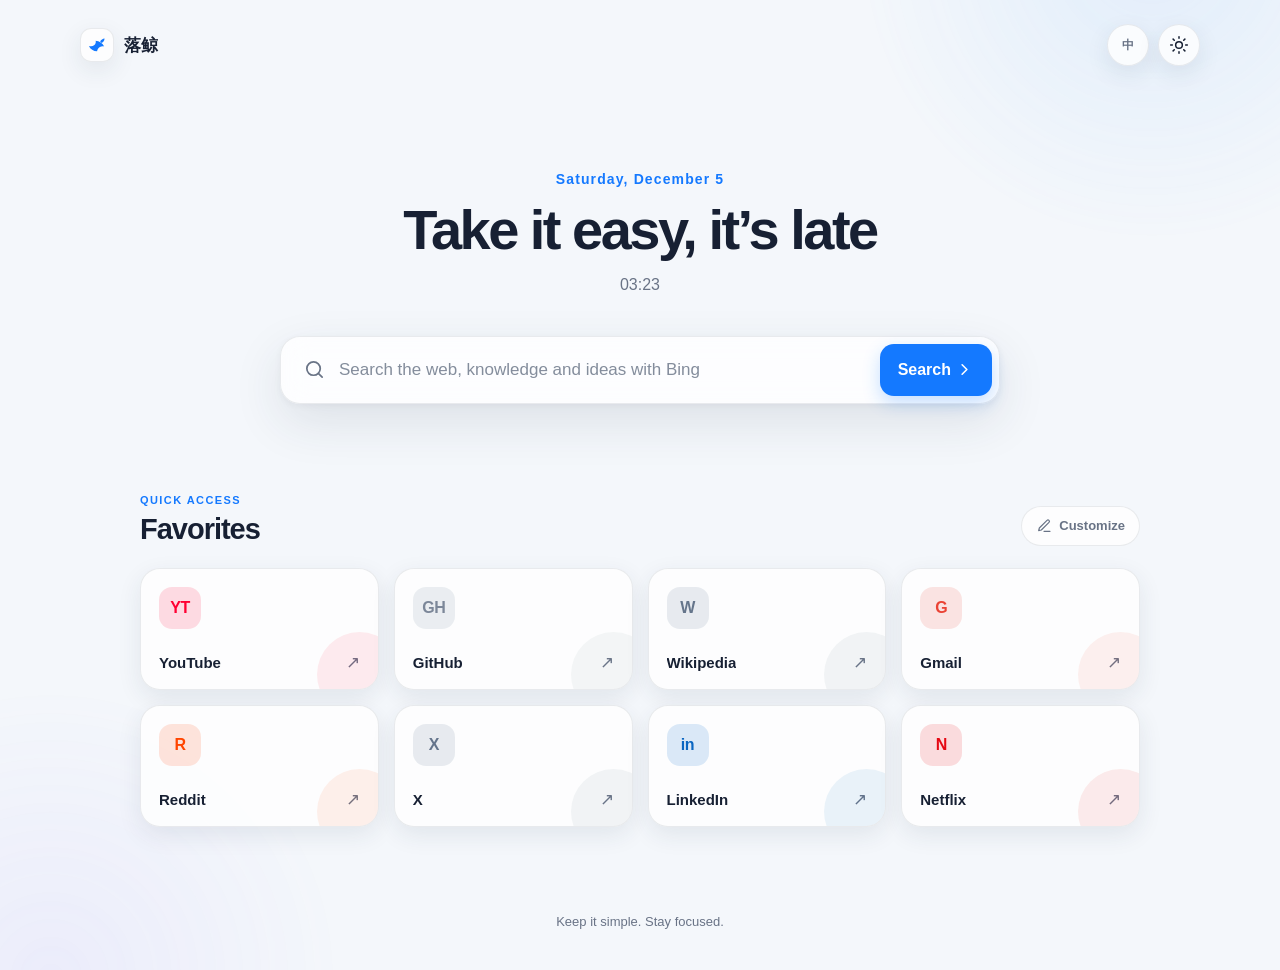
<file: index.html>
<!doctype html>
<html lang="zh-CN">
  <head>
    <meta charset="UTF-8" />
    <meta name="viewport" content="width=device-width, initial-scale=1, viewport-fit=cover" />
    <meta name="theme-color" content="#f4f7fb" media="(prefers-color-scheme: light)" />
    <meta name="theme-color" content="#0b1018" media="(prefers-color-scheme: dark)" />
    <meta
      name="description"
      content="落鲸起始页：轻量、舒适、支持深浅主题、国际化与自定义网站的浏览器主页。"
    />
    <meta name="color-scheme" content="light dark" />
    <title>落鲸起始页</title>
    <link rel="icon" href="assets/favicon.svg" type="image/svg+xml" />
    <script>
      try {
        const savedTheme = localStorage.getItem("luojing-theme");
        if (savedTheme === "light" || savedTheme === "dark") document.documentElement.dataset.theme = savedTheme;
      } catch (_) {}
    </script>
    <link rel="stylesheet" href="beginPageCss1.css" />
    <script src="search-suggestions.js" defer></script>
  </head>
  <body>
    <a class="skip-link" href="#search-input">跳到搜索</a>

    <div class="ambient ambient-one" aria-hidden="true"></div>
    <div class="ambient ambient-two" aria-hidden="true"></div>

    <header class="topbar">
      <a class="brand" href="./" aria-label="落鲸起始页首页">
        <span class="brand-mark" aria-hidden="true">
          <svg viewBox="0 0 32 32"><path d="M5.2 17.2c2.7 1.1 5.2.7 7.3-1.2 1.6-1.4 2.3-3.7 1.7-5.8 4.9.3 9.4 3.3 11.4 7.9-1.9-.6-4-.3-5.7.7-2 1.2-3.4 3.2-3.8 5.5-4.7-.1-9.1-2.8-10.9-7.1Z"/><path d="M20.2 11.2c1.2-2.2 3.4-3.7 5.9-4-.2 2.6-1.7 4.8-4 6.1"/></svg>
        </span>
        <span>落鲸</span>
      </a>

      <div class="topbar-actions">
        <button class="text-button" id="language-toggle" type="button" aria-label="Switch to English" title="Language">EN</button>
        <button class="icon-button" id="theme-toggle" type="button" aria-label="切换为深色主题" title="切换主题">
          <svg class="sun-icon" viewBox="0 0 24 24" aria-hidden="true"><circle cx="12" cy="12" r="4"/><path d="M12 2v2M12 20v2M4.93 4.93l1.42 1.42M17.66 17.66l1.41 1.41M2 12h2M20 12h2M4.93 19.07l1.42-1.42M17.66 6.34l1.41-1.41"/></svg>
          <svg class="moon-icon" viewBox="0 0 24 24" aria-hidden="true"><path d="M20.2 15.2A8.5 8.5 0 0 1 8.8 3.8 8.5 8.5 0 1 0 20.2 15.2Z"/></svg>
        </button>
      </div>
    </header>

    <main class="page-shell">
      <section class="hero" aria-labelledby="greeting">
        <div class="time-block" aria-live="off">
          <p id="date-text" class="date-text"></p>
          <h1 id="greeting">你好，今天想找点什么？</h1>
          <p class="clock" id="clock" aria-label="当前时间"></p>
        </div>

        <form class="search" id="search-form" action="https://www.bing.com/search" method="get" role="search" autocomplete="off">
          <div class="search-box">
            <svg class="search-icon" viewBox="0 0 24 24" aria-hidden="true"><circle cx="11" cy="11" r="7"/><path d="m20 20-4-4"/></svg>
            <label class="visually-hidden" for="search-input" data-i18n="searchLabel">使用 Bing 搜索</label>
            <input
              id="search-input"
              name="q"
              type="search"
              inputmode="search"
              placeholder="使用 Bing 搜索网页、知识与灵感"
              aria-autocomplete="list"
              aria-controls="suggestions"
              aria-expanded="false"
              aria-activedescendant=""
              maxlength="200"
            />
            <button class="clear-button" id="clear-search" type="button" aria-label="清空搜索内容" hidden>
              <svg viewBox="0 0 24 24" aria-hidden="true"><path d="m8 8 8 8M16 8l-8 8"/></svg>
            </button>
            <button class="search-button" type="submit" aria-label="搜索">
              <span data-i18n="searchButton">搜索</span>
              <svg viewBox="0 0 24 24" aria-hidden="true"><path d="m9 18 6-6-6-6"/></svg>
            </button>
          </div>
          <ul class="suggestions" id="suggestions" role="listbox" aria-label="搜索建议" hidden></ul>
          <p class="search-status visually-hidden" id="search-status" role="status" aria-live="polite"></p>
        </form>
      </section>

      <section class="favorites" aria-labelledby="favorites-title">
        <div class="section-heading">
          <div>
            <p class="eyebrow" data-i18n="quickAccess">QUICK ACCESS</p>
            <h2 id="favorites-title" data-i18n="favoritesTitle">常用网站</h2>
          </div>
          <button class="manage-button" id="manage-shortcuts" type="button">
            <svg viewBox="0 0 24 24" aria-hidden="true"><path d="M12 20h9M16.5 3.5a2.12 2.12 0 0 1 3 3L8 18l-4 1 1-4Z"/></svg>
            <span data-i18n="customize">自定义</span>
          </button>
        </div>
        <div class="shortcut-grid" id="shortcut-grid"></div>
      </section>
    </main>

    <footer>
      <p data-i18n="footer">保持简单，专注此刻。</p>
    </footer>

    <dialog class="shortcut-dialog" id="shortcut-dialog" aria-labelledby="dialog-title">
      <div class="dialog-header">
        <div>
          <p class="eyebrow" data-i18n="personalize">PERSONALIZE</p>
          <h2 id="dialog-title" data-i18n="manageTitle">管理常用网站</h2>
        </div>
        <button class="icon-button dialog-close" id="dialog-close" type="button" aria-label="关闭">
          <svg viewBox="0 0 24 24" aria-hidden="true"><path d="m8 8 8 8M16 8l-8 8"/></svg>
        </button>
      </div>
      <p class="dialog-description" data-i18n="manageDescription">添加你常用的网站，设置只保存在当前浏览器中。</p>
      <div class="editable-shortcuts" id="editable-shortcuts"></div>
      <form class="add-shortcut" id="add-shortcut-form">
        <label>
          <span data-i18n="siteName">网站名称</span>
          <input id="shortcut-name" maxlength="24" required placeholder="例如：Notion" />
        </label>
        <label>
          <span data-i18n="siteUrl">网站地址</span>
          <input id="shortcut-url" type="url" required placeholder="https://notion.so" />
        </label>
        <button class="primary-button" type="submit" data-i18n="addSite">添加网站</button>
      </form>
      <div class="dialog-footer">
        <button class="reset-button" id="reset-shortcuts" type="button" data-i18n="restoreDefaults">恢复默认</button>
        <button class="done-button" id="dialog-done" type="button" data-i18n="done">完成</button>
      </div>
    </dialog>

    <noscript>
      <div class="noscript">启用 JavaScript 后可使用搜索建议、主题切换与快捷入口。</div>
    </noscript>
  </body>
</html>
</file>
<file: beginPageCss1.css>
:root {
  color-scheme: light;
  --bg: #f4f7fb;
  --surface: rgba(255, 255, 255, 0.78);
  --surface-solid: #fff;
  --surface-hover: rgba(255, 255, 255, 0.96);
  --text: #172033;
  --muted: #697386;
  --line: rgba(51, 65, 85, 0.1);
  --accent: #1479ff;
  --accent-strong: #0866df;
  --accent-soft: rgba(20, 121, 255, 0.12);
  --shadow: 0 18px 50px rgba(36, 52, 76, 0.11), 0 2px 10px rgba(36, 52, 76, 0.05);
  --shadow-small: 0 8px 24px rgba(36, 52, 76, 0.09);
  --focus: 0 0 0 4px rgba(20, 121, 255, 0.2);
  --radius-xl: 28px;
  --radius-lg: 20px;
  --radius-md: 14px;
  --safe-top: max(18px, env(safe-area-inset-top));
  font-family: -apple-system, BlinkMacSystemFont, "SF Pro Display", "Segoe UI", "PingFang SC", "Microsoft YaHei", sans-serif;
}

:root[data-theme="dark"] {
  color-scheme: dark;
  --bg: #0b1018;
  --surface: rgba(22, 30, 43, 0.8);
  --surface-solid: #151d29;
  --surface-hover: rgba(30, 40, 56, 0.98);
  --text: #f3f6fb;
  --muted: #9aa7bb;
  --line: rgba(255, 255, 255, 0.09);
  --accent: #4d9bff;
  --accent-strong: #72adff;
  --accent-soft: rgba(77, 155, 255, 0.17);
  --shadow: 0 22px 58px rgba(0, 0, 0, 0.3), 0 2px 10px rgba(0, 0, 0, 0.2);
  --shadow-small: 0 10px 28px rgba(0, 0, 0, 0.22);
}

@media (prefers-color-scheme: dark) {
  :root:not([data-theme="light"]) {
    color-scheme: dark;
    --bg: #0b1018;
    --surface: rgba(22, 30, 43, 0.8);
    --surface-solid: #151d29;
    --surface-hover: rgba(30, 40, 56, 0.98);
    --text: #f3f6fb;
    --muted: #9aa7bb;
    --line: rgba(255, 255, 255, 0.09);
    --accent: #4d9bff;
    --accent-strong: #72adff;
    --accent-soft: rgba(77, 155, 255, 0.17);
    --shadow: 0 22px 58px rgba(0, 0, 0, 0.3), 0 2px 10px rgba(0, 0, 0, 0.2);
    --shadow-small: 0 10px 28px rgba(0, 0, 0, 0.22);
  }
}

*, *::before, *::after { box-sizing: border-box; }

html { min-height: 100%; scroll-behavior: smooth; }

body {
  min-width: 320px;
  min-height: 100vh;
  min-height: 100svh;
  margin: 0;
  overflow-x: hidden;
  background: var(--bg);
  color: var(--text);
  -webkit-font-smoothing: antialiased;
  transition: background-color 220ms ease, color 220ms ease;
}

button, input { font: inherit; }
button, a { -webkit-tap-highlight-color: transparent; }
button { color: inherit; }

.skip-link {
  position: fixed;
  z-index: 100;
  top: 10px;
  left: 10px;
  padding: 10px 14px;
  transform: translateY(calc(-100% - 22px));
  visibility: hidden;
  opacity: 0;
  border-radius: 10px;
  background: var(--surface-solid);
  color: var(--text);
}
.skip-link:focus { transform: translateY(0); visibility: visible; opacity: 1; }

.ambient {
  position: fixed;
  z-index: -1;
  width: min(48vw, 660px);
  aspect-ratio: 1;
  border-radius: 50%;
  filter: blur(2px);
  opacity: 0.6;
  pointer-events: none;
}
.ambient-one { top: -28vw; right: -14vw; background: radial-gradient(circle, rgba(95, 174, 255, 0.2), transparent 68%); }
.ambient-two { bottom: -30vw; left: -20vw; background: radial-gradient(circle, rgba(139, 116, 255, 0.13), transparent 68%); }

.topbar {
  width: min(1120px, calc(100% - 36px));
  height: 72px;
  margin: 0 auto;
  padding-top: var(--safe-top);
  display: flex;
  align-items: center;
  justify-content: space-between;
}

.brand {
  display: inline-flex;
  align-items: center;
  gap: 10px;
  color: var(--text);
  font-size: 17px;
  font-weight: 700;
  letter-spacing: -0.02em;
  text-decoration: none;
}
.brand-mark {
  display: grid;
  width: 34px;
  height: 34px;
  place-items: center;
  border: 1px solid var(--line);
  border-radius: 11px;
  background: var(--surface);
  box-shadow: var(--shadow-small);
}
.brand-mark svg { width: 24px; fill: var(--accent); }

.icon-button {
  display: grid;
  width: 42px;
  height: 42px;
  padding: 0;
  place-items: center;
  border: 1px solid var(--line);
  border-radius: 50%;
  background: var(--surface);
  box-shadow: var(--shadow-small);
  cursor: pointer;
  transition: transform 160ms ease, background-color 160ms ease;
}
.topbar-actions { display: flex; align-items: center; gap: 9px; }
.text-button {
  min-width: 42px;
  height: 42px;
  padding: 0 10px;
  border: 1px solid var(--line);
  border-radius: 21px;
  background: var(--surface);
  color: var(--muted);
  box-shadow: var(--shadow-small);
  font-size: 12px;
  font-weight: 750;
  letter-spacing: 0.05em;
  cursor: pointer;
  transition: transform 160ms ease, background-color 160ms ease;
}
.text-button:hover { transform: translateY(-2px); background: var(--surface-hover); color: var(--text); }
.icon-button:hover { transform: translateY(-2px); background: var(--surface-hover); }
.icon-button:active { transform: scale(0.95); }
.icon-button svg { width: 20px; fill: none; stroke: currentColor; stroke-width: 1.8; stroke-linecap: round; stroke-linejoin: round; }
.moon-icon { display: none; }
:root[data-theme="dark"] .sun-icon { display: none; }
:root[data-theme="dark"] .moon-icon { display: block; }
@media (prefers-color-scheme: dark) {
  :root:not([data-theme="light"]) .sun-icon { display: none; }
  :root:not([data-theme="light"]) .moon-icon { display: block; }
}

.page-shell { width: min(1000px, calc(100% - 36px)); margin: 0 auto; }

.hero { padding: clamp(74px, 11vh, 130px) 0 clamp(64px, 10vh, 110px); text-align: center; }
.date-text { margin: 0 0 12px; color: var(--accent); font-size: 14px; font-weight: 650; letter-spacing: 0.08em; }
h1 { margin: 0; font-size: clamp(32px, 5vw, 56px); line-height: 1.12; letter-spacing: -0.045em; }
.clock { min-height: 22px; margin: 14px 0 0; color: var(--muted); font-size: 16px; font-variant-numeric: tabular-nums; }

.search { position: relative; z-index: 10; width: min(720px, 100%); margin: 38px auto 0; text-align: left; }
.search-box {
  position: relative;
  display: flex;
  align-items: center;
  min-height: 66px;
  padding: 7px 7px 7px 22px;
  border: 1px solid var(--line);
  border-radius: var(--radius-lg);
  background: var(--surface);
  box-shadow: var(--shadow);
  backdrop-filter: blur(14px) saturate(130%);
  -webkit-backdrop-filter: blur(14px) saturate(130%);
  transition: border-color 160ms ease, box-shadow 160ms ease, background-color 160ms ease;
}
.search:focus-within .search-box { border-color: color-mix(in srgb, var(--accent) 45%, transparent); box-shadow: var(--shadow), var(--focus); background: var(--surface-hover); }
.search-icon { flex: 0 0 auto; width: 23px; margin-right: 13px; fill: none; stroke: var(--muted); stroke-width: 1.8; stroke-linecap: round; }
.search input { min-width: 0; height: 50px; flex: 1; padding: 0; border: 0; outline: 0; background: transparent; color: var(--text); font-size: 17px; }
.search input::placeholder { color: var(--muted); opacity: 0.82; }
.search input::-webkit-search-cancel-button { display: none; }
.clear-button {
  display: grid;
  width: 34px;
  height: 34px;
  flex: 0 0 auto;
  padding: 0;
  place-items: center;
  border: 0;
  border-radius: 50%;
  background: var(--accent-soft);
  cursor: pointer;
}
.clear-button[hidden] { display: none; }
.clear-button svg { width: 18px; fill: none; stroke: var(--muted); stroke-width: 2; stroke-linecap: round; }
.search-button {
  display: flex;
  min-width: 92px;
  height: 52px;
  margin-left: 10px;
  padding: 0 18px;
  align-items: center;
  justify-content: center;
  gap: 4px;
  border: 0;
  border-radius: var(--radius-md);
  background: var(--accent);
  color: #fff;
  font-weight: 650;
  cursor: pointer;
  box-shadow: 0 7px 18px rgba(20, 121, 255, 0.24);
  transition: transform 160ms ease, background-color 160ms ease;
}
.search-button:hover { background: var(--accent-strong); transform: translateY(-1px); }
.search-button:active { transform: scale(0.97); }
.search-button svg { width: 19px; fill: none; stroke: currentColor; stroke-width: 2; stroke-linecap: round; stroke-linejoin: round; }

.suggestions {
  position: absolute;
  top: calc(100% + 10px);
  right: 0;
  left: 0;
  max-height: min(420px, 50vh);
  margin: 0;
  padding: 8px;
  overflow-y: auto;
  border: 1px solid var(--line);
  border-radius: var(--radius-lg);
  background: var(--surface-solid);
  box-shadow: var(--shadow);
  list-style: none;
}
.suggestions[hidden] { display: none; }
.suggestion-item { margin: 0; border-radius: 12px; }
.suggestion-button {
  display: flex;
  width: 100%;
  min-height: 48px;
  padding: 10px 14px;
  align-items: center;
  gap: 12px;
  border: 0;
  border-radius: inherit;
  background: transparent;
  color: var(--text);
  text-align: left;
  cursor: pointer;
}
.suggestion-button::before { content: ""; width: 7px; height: 7px; flex: 0 0 auto; border-radius: 50%; background: var(--accent); opacity: 0.6; }
.suggestion-item[aria-selected="true"] .suggestion-button,
.suggestion-button:hover { background: var(--accent-soft); }

.favorites { padding-bottom: 70px; }
.section-heading { display: flex; margin-bottom: 22px; align-items: end; justify-content: space-between; }
.eyebrow { margin: 0 0 7px; color: var(--accent); font-size: 11px; font-weight: 750; letter-spacing: 0.13em; }
h2 { margin: 0; font-size: clamp(23px, 3vw, 29px); letter-spacing: -0.035em; }
.manage-button {
  display: flex;
  height: 40px;
  padding: 0 14px;
  align-items: center;
  gap: 7px;
  border: 1px solid var(--line);
  border-radius: 20px;
  background: var(--surface);
  color: var(--muted);
  font-size: 13px;
  font-weight: 650;
  cursor: pointer;
  transition: transform 160ms ease, color 160ms ease, background-color 160ms ease;
}
.manage-button:hover { transform: translateY(-2px); color: var(--text); background: var(--surface-hover); }
.manage-button svg { width: 16px; fill: none; stroke: currentColor; stroke-width: 1.8; stroke-linecap: round; stroke-linejoin: round; }
.shortcut-grid { display: grid; grid-template-columns: repeat(4, minmax(0, 1fr)); gap: 15px; }
.shortcut-card {
  position: relative;
  display: flex;
  min-height: 122px;
  padding: 18px;
  flex-direction: column;
  justify-content: space-between;
  overflow: hidden;
  border: 1px solid var(--line);
  border-radius: var(--radius-lg);
  background: var(--surface);
  color: var(--text);
  text-decoration: none;
  box-shadow: var(--shadow-small);
  transition: transform 180ms ease, box-shadow 180ms ease, background-color 180ms ease;
}
.shortcut-card::after { content: ""; position: absolute; right: -24px; bottom: -28px; width: 85px; height: 85px; border-radius: 50%; background: var(--card-color); opacity: 0.08; }
.shortcut-card:hover { transform: translateY(-4px); background: var(--surface-hover); box-shadow: var(--shadow); }
.shortcut-card:active { transform: scale(0.98); }
.shortcut-icon { display: grid; width: 42px; height: 42px; place-items: center; border-radius: 13px; background: color-mix(in srgb, var(--card-color) 14%, transparent); color: var(--card-color); font-size: 16px; font-weight: 800; letter-spacing: -0.03em; }
.shortcut-meta { display: flex; align-items: end; justify-content: space-between; gap: 8px; }
.shortcut-name { overflow: hidden; font-size: 15px; font-weight: 650; text-overflow: ellipsis; white-space: nowrap; }
.shortcut-arrow { color: var(--muted); font-size: 17px; line-height: 1; transition: transform 160ms ease; }
.shortcut-card:hover .shortcut-arrow { transform: translate(2px, -2px); }

footer { padding: 4px 20px max(28px, env(safe-area-inset-bottom)); color: var(--muted); font-size: 13px; text-align: center; }
.shortcut-dialog {
  width: min(620px, calc(100% - 24px));
  max-height: min(760px, calc(100svh - 32px));
  padding: 0;
  overflow-x: hidden;
  overflow-y: auto;
  border: 1px solid var(--line);
  border-radius: 26px;
  background: var(--surface-solid);
  color: var(--text);
  box-shadow: 0 30px 90px rgba(0, 0, 0, 0.28);
}
.shortcut-dialog::backdrop { background: rgba(5, 10, 18, 0.48); backdrop-filter: blur(5px); }
.dialog-header { display: flex; padding: 25px 25px 15px; align-items: start; justify-content: space-between; }
.dialog-close { width: 38px; height: 38px; box-shadow: none; }
.dialog-description { margin: 0; padding: 0 25px 18px; color: var(--muted); font-size: 14px; }
.editable-shortcuts { max-height: 250px; padding: 0 25px; overflow-y: auto; }
.editable-row { display: flex; min-height: 52px; padding: 8px 0; align-items: center; gap: 12px; border-bottom: 1px solid var(--line); }
.editable-row:last-child { border-bottom: 0; }
.editable-icon { display: grid; width: 34px; height: 34px; flex: 0 0 auto; place-items: center; border-radius: 10px; background: var(--accent-soft); color: var(--accent); font-size: 12px; font-weight: 800; }
.editable-info { min-width: 0; flex: 1; }
.editable-name, .editable-url { display: block; overflow: hidden; text-overflow: ellipsis; white-space: nowrap; }
.editable-name { font-size: 14px; font-weight: 650; }
.editable-url { margin-top: 2px; color: var(--muted); font-size: 11px; }
.delete-shortcut { width: 34px; height: 34px; border: 0; border-radius: 10px; background: transparent; color: var(--muted); cursor: pointer; }
.delete-shortcut:hover { background: rgba(220, 38, 38, 0.1); color: #e5484d; }
.add-shortcut { display: grid; grid-template-columns: 0.8fr 1.2fr auto; gap: 10px; margin: 18px 25px; padding: 16px; border: 1px solid var(--line); border-radius: 17px; background: var(--bg); }
.add-shortcut label { min-width: 0; }
.add-shortcut label span { display: block; margin: 0 0 6px 2px; color: var(--muted); font-size: 11px; font-weight: 650; }
.add-shortcut input { width: 100%; height: 40px; padding: 0 11px; border: 1px solid var(--line); border-radius: 10px; outline: 0; background: var(--surface-solid); color: var(--text); }
.add-shortcut input:focus { border-color: var(--accent); box-shadow: 0 0 0 3px var(--accent-soft); }
.primary-button, .done-button, .reset-button { height: 40px; align-self: end; padding: 0 15px; border-radius: 11px; font-weight: 650; cursor: pointer; }
.primary-button, .done-button { border: 0; background: var(--accent); color: #fff; }
.reset-button { border: 0; background: transparent; color: var(--muted); }
.reset-button:hover { color: #e5484d; }
.dialog-footer { display: flex; padding: 0 25px 24px; align-items: center; justify-content: space-between; }
.dialog-footer .done-button { min-width: 88px; }
.noscript { position: fixed; right: 16px; bottom: 16px; left: 16px; z-index: 50; padding: 14px; border-radius: 12px; background: #b42318; color: #fff; text-align: center; }
.visually-hidden { position: absolute !important; width: 1px !important; height: 1px !important; padding: 0 !important; margin: -1px !important; overflow: hidden !important; clip: rect(0, 0, 0, 0) !important; white-space: nowrap !important; border: 0 !important; }

:focus-visible { outline: 3px solid var(--accent); outline-offset: 3px; }
.search input:focus-visible { outline: 0; }

@media (max-width: 760px) {
  .shortcut-grid { grid-template-columns: repeat(2, minmax(0, 1fr)); }
  .hero { padding-top: 62px; }
}

@media (max-width: 520px) {
  .topbar, .page-shell { width: min(100% - 24px, 1000px); }
  .topbar { height: 64px; }
  .hero { padding: 54px 0 70px; }
  .clock { margin-top: 10px; }
  .search { margin-top: 30px; }
  .search-box { min-height: 60px; padding: 6px 6px 6px 17px; border-radius: 18px; }
  .search-icon { width: 21px; margin-right: 10px; }
  .search input { font-size: 16px; }
  .search-button { min-width: 50px; width: 50px; height: 48px; padding: 0; border-radius: 13px; }
  .search-button span { display: none; }
  .shortcut-grid { gap: 11px; }
  .shortcut-card { min-height: 112px; padding: 15px; border-radius: 17px; }
  .manage-button span { display: none; }
  .manage-button { width: 40px; padding: 0; justify-content: center; }
  .shortcut-dialog { border-radius: 22px; }
  .add-shortcut { grid-template-columns: 1fr; }
  .primary-button { width: 100%; }
}

@media (max-width: 350px) {
  .shortcut-grid { grid-template-columns: 1fr; }
}

@media (prefers-reduced-motion: reduce) {
  html { scroll-behavior: auto; }
  *, *::before, *::after { scroll-behavior: auto !important; transition-duration: 0.01ms !important; animation-duration: 0.01ms !important; animation-iteration-count: 1 !important; }
}

@supports not (backdrop-filter: blur(1px)) {
  .search-box, .topbar, .shortcut-card { background: var(--surface-solid); }
}
</file>
